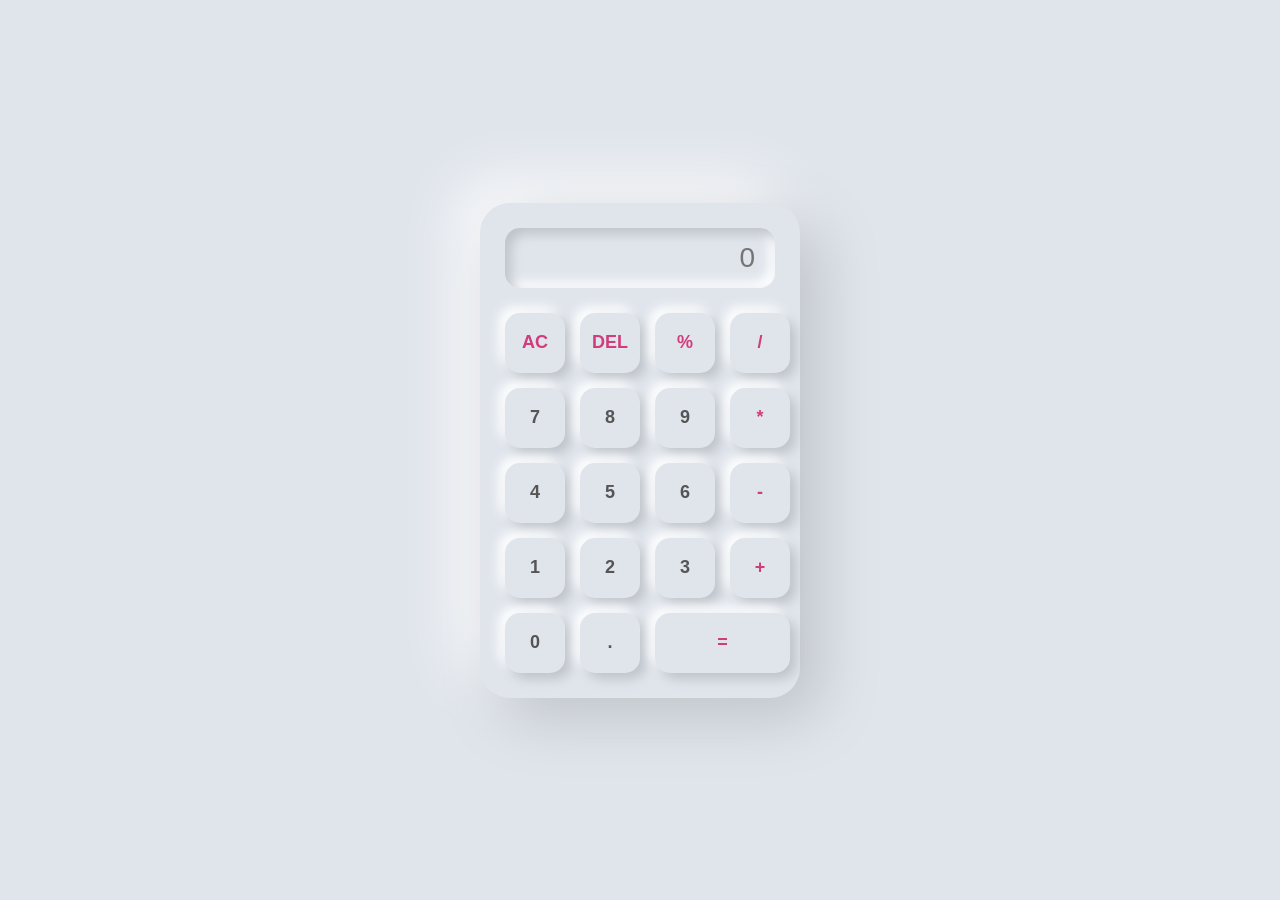
<file: calculator/calculator.html>
<!DOCTYPE html>
<html lang="en">
<head>
    <meta charset="UTF-8">
    <meta name="viewport" content="width=device-width, initial-scale=1.0">
    <title>Calculator</title>
    <link rel="stylesheet" href="calculator.css">
</head>
<body>
    <div class="calculator">
        <div class="display">
            <input type="text" id="result" placeholder="0" readonly>
        </div>
        <div class="buttons">
            <button class="btn action" onclick="ClearDisplay()">AC</button>
            <button class="btn action" onclick="deleteLastCharacter()">DEL</button>
            <button class="btn operator" onclick="appendCharacter('%')">%</button>
            <button class="btn operator" onclick="appendCharacter('/')">/</button>


            <button class="btn" onclick="appendCharacter('7')">7</button>
            <button class="btn" onclick="appendCharacter('8')">8</button>
            <button class="btn" onclick="appendCharacter('9')">9</button>
            <button class="btn operator" onclick="appendCharacter('*')">*</button>

            <button class="btn" onclick="appendCharacter('4')">4</button>
            <button class="btn" onclick="appendCharacter('5')">5</button>
            <button class="btn" onclick="appendCharacter('6')">6</button>
            <button class="btn operator" onclick="appendCharacter('-')">-</button>

            <button class="btn" onclick="appendCharacter('1')">1</button>
            <button class="btn" onclick="appendCharacter('2')">2</button>
            <button class="btn" onclick="appendCharacter('3')">3</button>
            <button class="btn operator" onclick="appendCharacter('+')">+</button>

            <button class="btn" onclick="appendCharacter('0')">0</button>
            <button class="btn" onclick="appendCharacter('.')">.</button>
            <button class="btn equal" onclick="calculate()">=</button>

        </div>
    </div>
    <script src="calculator.js"></script>
</body>
</html>
</file>
<file: calculator/calculator.css>
*{
    margin: 0;
    padding: 0;
    box-sizing: border-box;
    font-family: 'Segoe UI', Tahoma, Geneva, Verdana, sans-serif;
}

body{
    background: #e0e5ec;
    display: flex;
    justify-content: center;
    align-items: center;
    height: 100vh;
}

.calculator{
    background: #e0e5ec;
    padding: 25px;
    width: 320px;
    border-radius: 30px;
    box-shadow: 20px 20px 60px #bec3c9, -20px -20px 60px #ffffff;
}
.display{
    margin-bottom: 25px;
}

#result{
    width: 100%;
    height: 60px;
    background: #e0e5ec;
    border: none;
    outline: none;
    border-radius: 15px;
    box-shadow: inset 6px 6px 12px #bec3c9, inset -6px -6px 12px #ffffff;
    text-align: right;
    padding: 0 20px;
    font-size: 28px;
    color: #555;
}

.buttons{
    display: grid;
    grid-template-columns: repeat(4, 1fr);
    gap: 15px;
}

.btn{
    width: 60px;
    height: 60px;
    background: #e0e5ec;
    border: none;
    border-radius: 15px;
    font-size: 18px;
    font-weight: bold;
    color: #555;
    box-shadow: 6px 6px 12px #bec3c9, -6px -6px 12px #ffffff;
    cursor: pointer;
    transition: all 0.2s ease;
}

.btn:active{
    box-shadow: inset 6px 6px 12px #bec3c9, inset -6px -6px 12px #ffffff;
}

.action{
    color:#d13d7c;
}

.operator{
    color:#d13d7c;
}

.equal{
    grid-column: span 2;
    width: 135px;
    color:#d13d7c;
}
</file>
